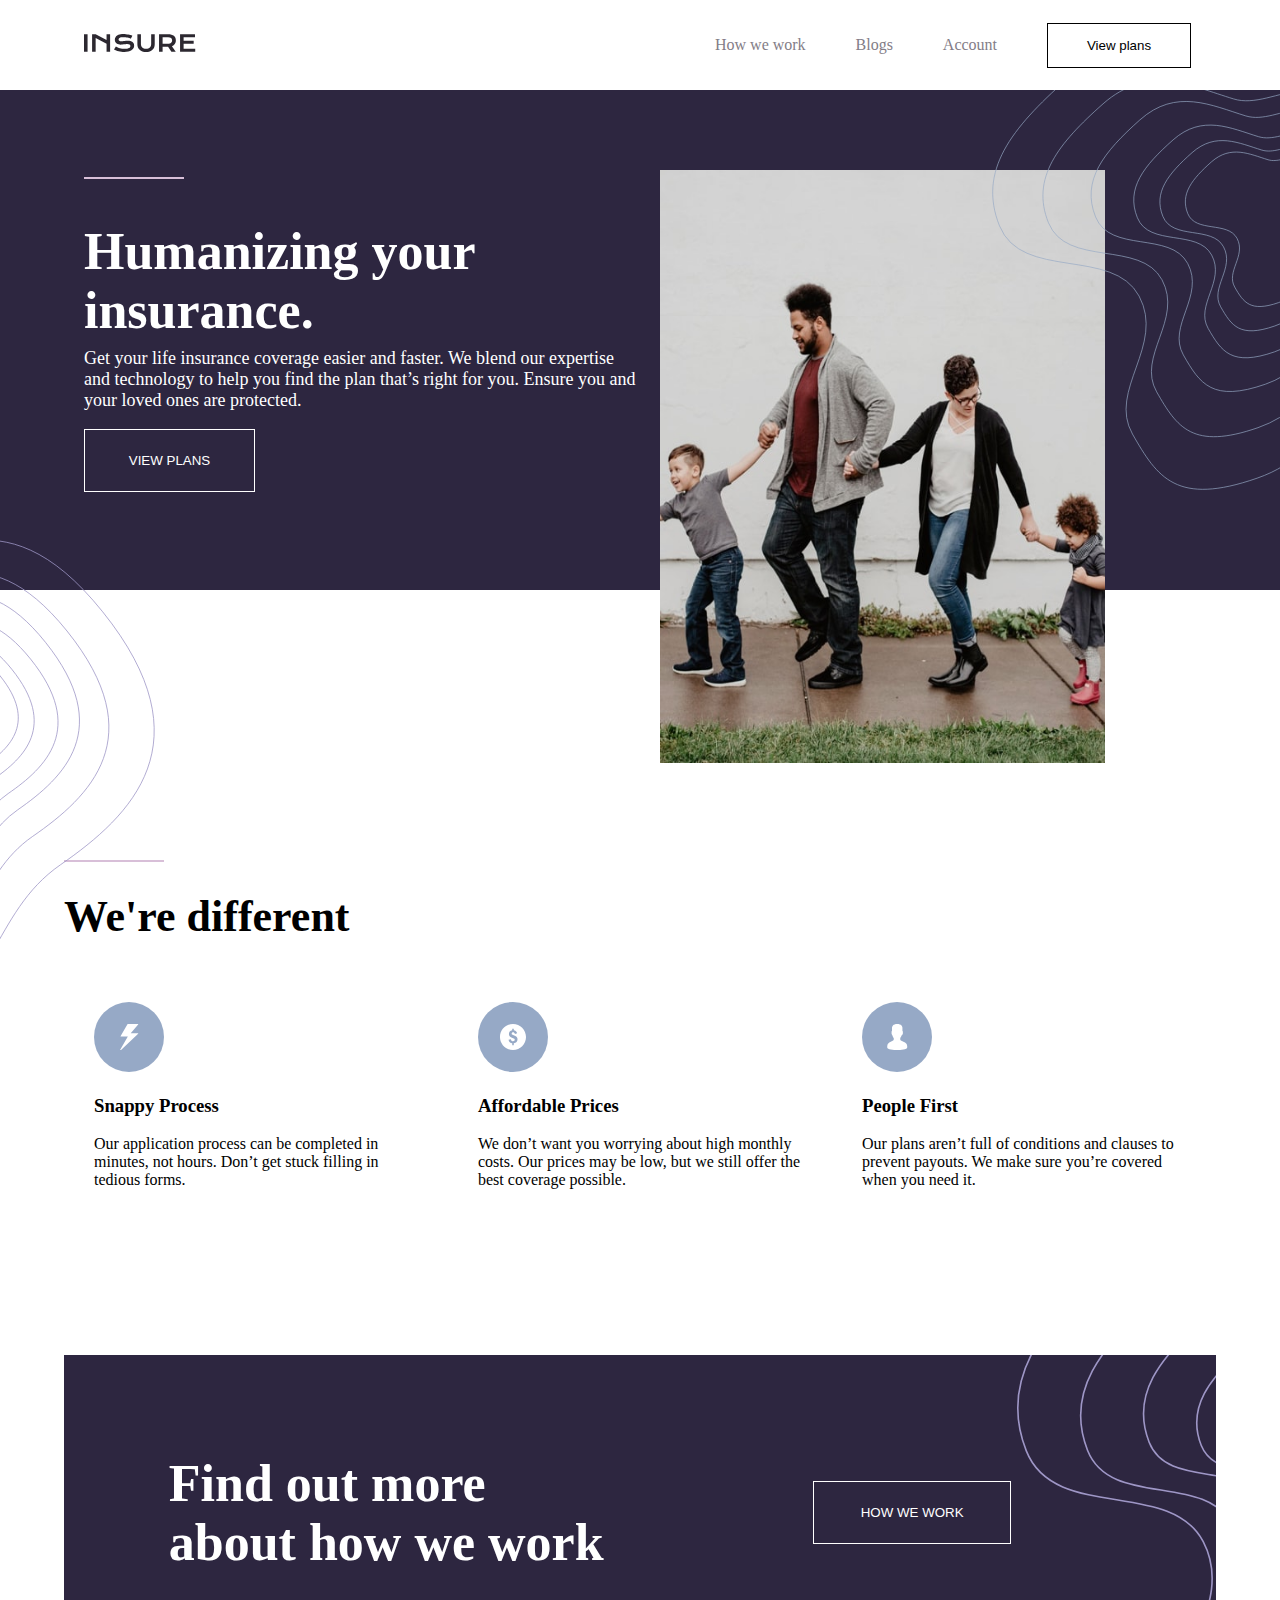
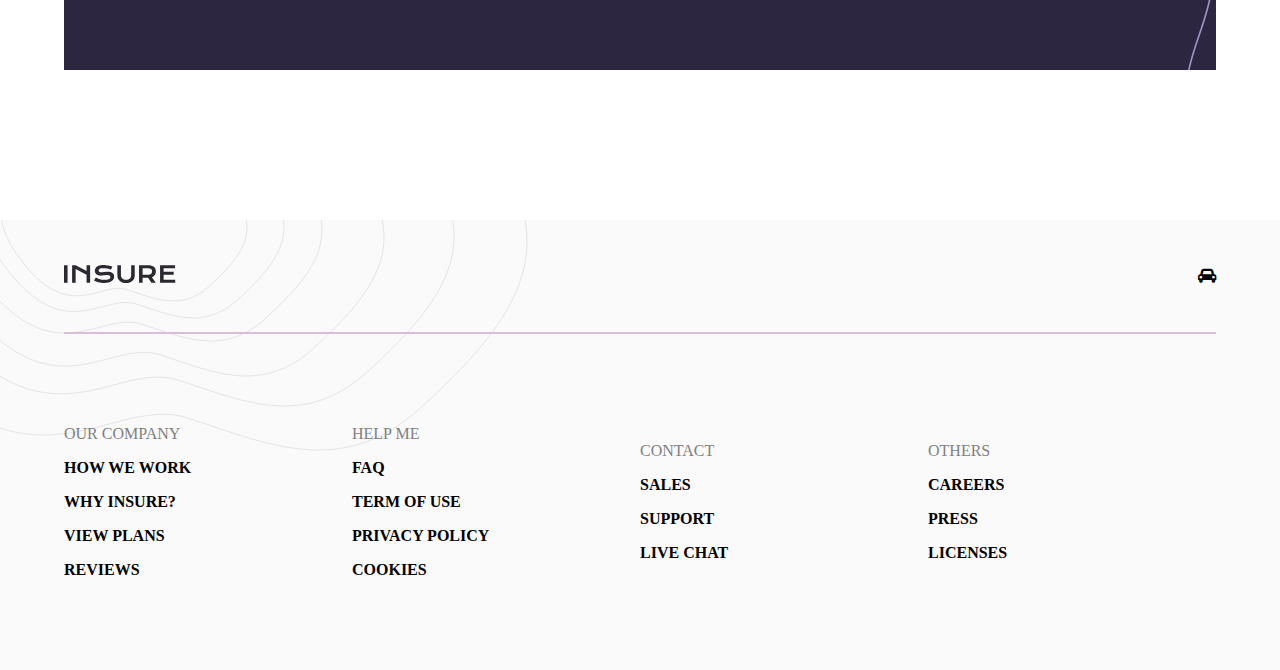
<file: insure-landing-page-master/index.html>
<!DOCTYPE html>
<html lang="en">
<head>
  <meta charset="UTF-8">
  <meta name="viewport" content="width=device-width, initial-scale=1.0"> <!-- displays site properly based on user's device -->
  <link rel="stylesheet" href="https://cdnjs.cloudflare.com/ajax/libs/font-awesome/4.7.0/css/font-awesome.min.css">  <link rel="stylesheet" href="https://fonts.google.com/specimen/DM+Serif+Display">
  <link rel="stylesheet" href="https://fonts.google.com/specimen/Karla">
  <link rel="icon" type="image/png" sizes="32x32" href="./images/favicon-32x32.png">
  <link rel="stylesheet" href="style.css">
  <title>Frontend Mentor | Insure landing page</title>

  <!-- Feel free to remove these styles or customise in your own stylesheet 👍 -->
  <style>
    .attribution { font-size: 11px; text-align: center; }
    .attribution a { color: hsl(228, 45%, 44%); }
  </style>
</head>
<body>

  <header>
    <div class="logo">
      <img src="images/logo.svg" alt="">
    </div>
    <nav>
      <ul>
        <li><a href="#">How we work</a></li>
        <li><a href="">Blogs</a></li>
        <li><a href="">Account</a></li>
        <li><button>View plans</button></li>
      </ul>
    </nav>
  </header>

  <main>
    <section class="background">
      <div class="presentation">
        <div class="main-text">
          <div class="line">
            <!-- main section line -->
          </div>
        <h2>
          Humanizing your insurance.
        </h2>
        <p>
          Get your life insurance coverage easier and faster. We blend our expertise 
          and technology to help you find the plan that’s right for you. Ensure you 
          and your loved ones are protected.
        </p>
        <button>VIEW PLANS</button>
      </div>
      <div class="main-img">
        <img src="images/image-intro-desktop.jpg" alt="">
      </div>
    </div>
    <div class="pattern1">
      <img src="images/bg-pattern-intro-right-desktop.svg" alt="">
    </div>
    <div class="pattern2">
      <img src="images/bg-pattern-intro-left-desktop.svg" alt="">
    </div>
    </section>


    <section class="section2">
      <div class="line">
        <!-- main section line -->
      </div>
      <h1>We're different</h1>
      <div class="features">
        <div>
          <img src="images/icon-snappy-process.svg" alt="">
          <h3>Snappy Process</h3>
          <p>Our application process can be completed in minutes, not hours. Don’t get 
            stuck filling in tedious forms.</p>
        </div>
        <div>
          <img src="images/icon-affordable-prices.svg" alt="">
          <h3>Affordable Prices</h3>
          <p>We don’t want you worrying about high monthly costs. Our prices may be low, 
            but we still offer the best coverage possible.</p>
        </div>
        <div>
          <img src="images/icon-people-first.svg" alt="">
          <h3>People First</h3>
          <p>Our plans aren’t full of conditions and clauses to prevent payouts. We make 
            sure you’re covered when you need it.</p>
        </div>
      </div>
    </section>

    <section class="section3">
      <div>
        <h1>
          Find out more <br>about how we work
        </h1>
      </div>
      <div class="btn">
        <button>
          HOW WE WORK
        </button>
      </div>
    </section>
  </main>

  <footer>
    <section class="inner-footer">
      <div class="s1">
        <div>
          <img src="images/logo.svg" alt="">

        </div>
        <div class="icons">
          <i class="fa fa-car"></i>
        </div>
      </div>
      <div class="s2">
        <div>
          <h3>
            Our company
          </h3>

            <p><a>How we work</a></p>
            <p><a>Why Insure?</a></p>
            <p><a>View plans</a></p>
            <p><a>Reviews</a></p>
          
        </div>

        <div>
          <h3>
            help me
          </h3>
            <p><a>faq</a></p>
            <p><a>term of use</a></p>
            <p><a>privacy policy</a></p>
            <p><a>Cookies</a></p>
        </div>

        <div>
          <h3>
            Contact
          </h3>
            <p><a>Sales</a></p>
            <p><a>Support</a></p>
            <p><a>live chat</a></p>
        </div>

        <div>
          <h3>
            Others
          </h3>
            <p><a>Careers</a></p>
            <p><a>Press</a></p>
            <p><a>Licenses</a></p>
        </div>
  
      </div>
    </section>
  </footer>

  <!--
  

  Our company

  How we work
  Why Insure?
  View plans
  Reviews

  Help me

  FAQ
  Terms of use
  Privacy policy
  Cookies

  Contact

  Sales
  Support
  Live chat

  Others

  Careers
  Press
  Licenses -->
</body>
</html>
</file>
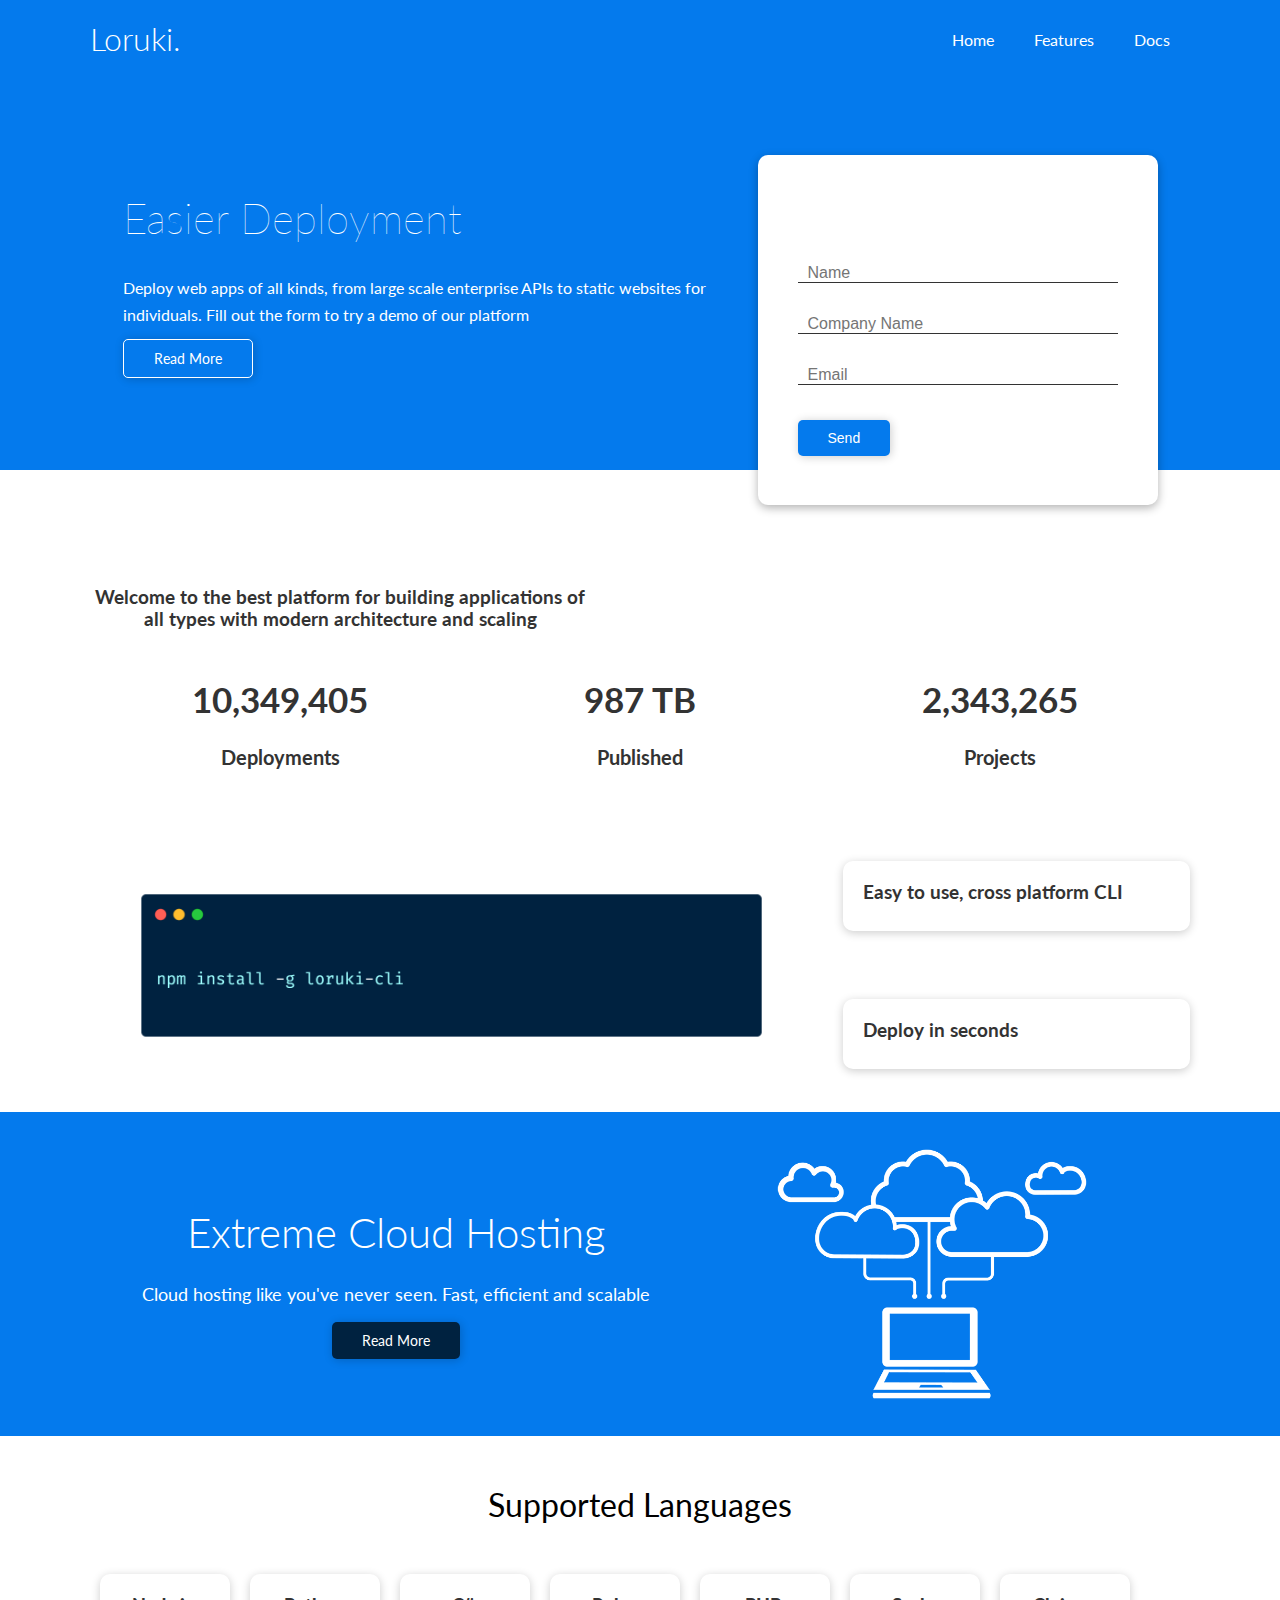
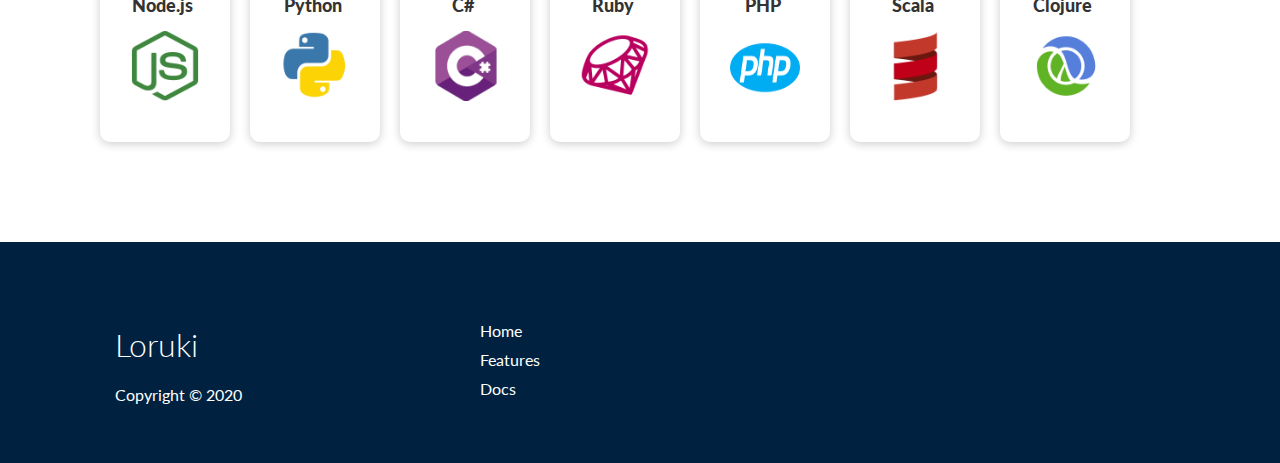
<file: loruki-website/myindex.html>
<!DOCTYPE html>
<html lang="en">
<head>
    <meta charset="UTF-8">
    <meta http-equiv="X-UA-Compatible" content="IE=edge">
    <meta name="viewport" content="width=device-width, initial-scale=1.0">
    <link rel="stylesheet" href="https://cdnjs.cloudflare.com/ajax/libs/font-awesome/5.15.1/css/all.min.css" integrity="sha512-+4zCK9k+qNFUR5X+cKL9EIR+ZOhtIloNl9GIKS57V1MyNsYpYcUrUeQc9vNfzsWfV28IaLL3i96P9sdNyeRssA==" crossorigin="anonymous" />
    <link rel="stylesheet" href="css/mystyle.css">
    <title>Document</title>
</head>
<body>

    <header>
        <div class="container flex">
            <h1>Loruki.</h1>
                <nav>
                <ul class="flex">
                    <li><a href="#">Home</a></li>
                    <li><a href="#">Features</a></li>
                    <li><a href="#">Docs</a></li>
                </ul>
            </nav>
        </div>
    </header>


    <section class="showcase">
        <div class="container grid">
            <div class="showcase-text">
                <h1>Easier Deployment</h1>
                <p>Deploy web apps of all kinds, from large scale enterprise APIs to static websites for individuals. Fill out the form to try a demo of our platform</p>
                <a href="#" class="btn btn-outline">Read More</a>
            </div>

            <div class="showcase-form">
                <h2>Request a Demo</h2>
                 <form>
                    <div class="form-control">
                        <input type="text" name="name" placeholder="Name" required>
                    </div>
                    <div class="form-control">
                        <input type="text" name="company" placeholder="Company Name" required>
                    </div>
                    <div class="form-control">
                        <input type="email" name="email" placeholder="Email" required>
                    </div>
                    <input type="submit" value="Send" class="btn btn-primary">
                </form>
            </div>
        </div>
    </section>


    <section class="stats">
        <div class="container">
            <h3 class="stats-heading text-center my-1">
                Welcome to the best platform for building applications of all types with modern architecture and scaling
            </h3>

            <div class="grid grid-3 text-center my-4">
                <div>
                    <i class="fas fa-server fa-3x"></i>
                    <h3>10,349,405</h3>
                    <p class="text-secondary">Deployments</p>
                </div>
                <div>
                    <i class="fas fa-upload fa-3x"></i>
                    <h3>987 TB</h3>
                    <p class="text-secondary">Published</p>
                </div>
                <div>
                    <i class="fas fa-project-diagram fa-3x"></i>
                    <h3>2,343,265</h3>
                    <p class="text-secondary">Projects</p>
                </div>
            </div>
        </div>
    </section>


    <!-- Cli -->
    <section class="cli">
        <div class="container grid">
            <img src="images/cli.png" alt="">
            <div class="card card1">
                <h3>Easy to use, cross platform CLI</h3>
            </div>
            <div class="card card2">
                <h3>Deploy in seconds</h3>
            </div>
        </div>
    </section>

    <!-- Cloud -->
    <section class="cloud bg-primary my-2 py-2">
        <div class="container grid">
            <div class="text-center">
                <h2 class="lg">Extreme Cloud Hosting</h2>
                <p class="lead my-1">Cloud hosting like you've never seen. Fast, efficient and scalable</p>
                <a href="features.html" class="btn btn-dark">Read More</a>
            </div>
            <img src="images/cloud.png" alt="">
        </div>
    </section>


     <!-- Languages -->
     <section class="languages">
        <h2 class="md text-center my-2">
            Supported Languages
        </h2>
        <div class="container flex1">
            <div class="card">
                <h4>Node.js</h4>
                <img src="images/logos/node.png" alt="">
            </div>
            <div class="card">
                <h4>Python</h4>
                <img src="images/logos/python.png" alt="">
              </div>
              <div class="card">
                <h4>C#</h4>
                <img src="images/logos/csharp.png" alt="">
              </div>
              <div class="card">
                <h4>Ruby</h4>
                <img src="images/logos/ruby.png" alt="">
              </div>
              <div class="card">
                <h4>PHP</h4>
                <img src="images/logos/php.png" alt="">
              </div>
              <div class="card">
                <h4>Scala</h4>
                <img src="images/logos/scala.png" alt="">
              </div>
              <div class="card">
                <h4>Clojure</h4>
                <img src="images/logos/clojure.png" alt="">
              </div>
        </div>
    </section>


    <!-- Footer -->
    <footer class="footer bg-dark py-5">
        <div class="container grid grid-3">
            <div class="text">
                <h1>Loruki
                </h1>
                <p>Copyright &copy; 2020</p>
            </div>
            <nav class="nav">
                <ul class="li">
                    <li><a href="index.html">Home</a></li>
                    <li><a href="features.html">Features</a></li>
                    <li><a href="docs.html">Docs</a></li>
                </ul>
            </nav>
            <div class="social">
                <a href="#"><i class="fab fa-github fa-2x"></i></a>
                <a href="#"><i class="fab fa-facebook fa-2x"></i></a>
                <a href="#"><i class="fab fa-instagram fa-2x"></i></a>
                <a href="#"><i class="fab fa-twitter fa-2x"></i></a>
            </div>
        </div>
    </footer>

    
    
</body>
</html>
</file>
<file: insure-landing-page-master/style.css>
body{
    margin: 0;
    padding: 0;
    box-sizing: border-box;
}

header{
    width: 90%;
    height: 10vh;
    margin: auto;
    display: flex;
    align-items: center;
    justify-content: space-between;
    z-index: 3;
    flex-wrap: wrap;
}

.logo{
    flex: 1;
    padding-left: 20px;
}

nav{
    flex: 1;
    /* background-color: cornflowerblue; */
}

nav ul{
    display: flex;
    justify-content: space-around;
    align-items: center;
    list-style-type: none;
}

nav ul li a{
    text-decoration: none;
    color:hsl(273, 4%, 51%);
}

nav ul li button{
    width: 16vh;
    height: 5vh;
    background-color: transparent;
    border: 1px solid black;
}

.background{
    width: 100%;
    height: 500px;
    background-color: hsl(256, 26%, 20%);
}

.presentation{
    /* background-color: turquoise; */
    display: flex;
    width: 90%;
    height: 100%;
    margin: auto;
    z-index: 1;
    flex-wrap: wrap;
}

.main-text{
    display: flex;
    flex-direction: column;
    justify-content: center;
    flex: 1;
    padding: 20px;
    margin-top: -50px;
    flex-basis: 200px;
}

.main-text h2{
    font-size: 52px;
    color: white;
    margin-bottom: -10px;
}

.main-text p{
    font-size: 18px;
    color: white;
    font-weight: 100;
}

.main-text button{
    width: 19vh;
    height: 7vh;
    background-color: transparent;
    border: 1px solid white;
    color: white;
}

.main-img{
    flex: 1;
    flex-basis: 200px;
}

.main-img img{
    width: 80%;
    height: 110%;
    transform: translateY(80px);
}

.line{
    width: 100px;
    height: 2px;
    background-color: thistle;
}

.pattern1 img{
    z-index: 2;
    position: absolute; 
    left: 77.5%;
    top: 10%;
    overflow: hidden;
    width: 300px;
    height: 400px;
}

.pattern2 img{
    z-index: 2;
    position: absolute; 
    left: 0%;
    top: 60%;
    overflow: hidden;
    /* width: 300px; */
    height: 400px;
}


.section2{
    margin-top: 250px !important;
    width: 90%;
    margin: auto;
    display: flex;
    flex-direction: column;
    padding: 20px;
    flex-wrap: wrap;
}

.section2 h1{
    font-size: 44px;
}

.features{
    display: flex;
    flex-wrap: wrap;
}

.features div{
    flex: 1;
    flex-basis: 150px;
    
    padding: 30px;
}

.features div img{
    height: 70px;
    width: 70px;
}

.section3{
    width: 90%;
    height: 35vh;
    margin: auto;
    background-color: hsl(256, 26%, 20%);
    margin-top: 100px !important;
    display: flex;
    justify-content: space-around;
    background-image: url(images/bg-pattern-intro-right-mobile.svg);
    background-repeat: no-repeat;
    background-position: 100% 60%;
    background-size: 200px;
}

.section3 div{
    align-self: center;
}

.section3 div{
    display: flex;
    justify-content: center;
}

.section3 div h1{
    font-size: 52px;
    color: white;
}

.btn{
    justify-content: flex-end;
    margin-right: 100px;
    flex-shrink: 2;
}

.btn button{
    width: 22vh;
    height: 7vh;
    background-color: transparent;
    border: 1px solid white;
    color: white;
}

footer{
    margin-top: 150px;
    width: 100%;
    height: 50vh;
    position: relative;
    left: 0;
    bottom: 0;
    width: 100%;
    background: hsl(0, 0%, 98%);
    background-image: url(images/bg-pattern-footer-desktop.svg);
    background-repeat: no-repeat;
}

.inner-footer{
    width: 90% !important;
    margin: auto;
    height: 100%;
    display: flex;
    flex-direction: column;
}

.s1{
    flex: 1;
    display: flex;
    justify-content: space-between;
    /* background: cornflowerblue; */
    border-bottom: 2px solid thistle;
}

.s1 div{
    align-self: center;
}

.s2{
    /* background: darkorange; */
    display: flex;
    flex: 3;
    flex-direction: row;
    align-items: flex-start !important;
    justify-content: flex-start !;
}
.s2 div{
    flex: 1;
    align-self: center;
}

.s2 div h3{
    text-transform: uppercase;
    font-weight: 400;
    font-size: 16px;
    color: gray;
}

.s2 div p{
    list-style-type: none;
    text-transform: uppercase;
    font-weight: 600;
    font-size: 16px;

}

@media screen and (max-width:768px){

    .header{
        z-index: 10;
    }

    .presentation{
        flex-direction: column;
        z-index: 1;
    }

    .main-text h2{
        font-size: 24px;
        color: white;
        margin: 0px;
        padding: 0px;
    }

    .main-text p{
        font-size: 14px;
    }

    .main-text{
        /* background-color: brown; */
        align-content: flex-start;
        flex-grow: 1;

    }

    .main-img img{
        background-color: pink;
        flex-grow: 1;
        /* order: -1; */
        flex-wrap: nowrap;
        /* display: none; */
        transform: translateY(-80px);
    }

    .pattern1{
        display: none;
    }





}


@media screen and (max-width:800px){
    
    li button{
        display: none;
    }
    
    .presentation{
        height: 180%;
    }

    .main-img img{
        height: 400px;
        justify-content: center;
        margin-left: 40px;
        margin-bottom: 100px;
    }

    .pattern2, .line{
        visibility: hidden;
    }

    .section2 h1{
        text-align: center;
    }

    .features{
        flex-direction: column; 
    }

    .features div{
        display: flex;
        flex-direction: column;
        align-items: center;
        /* width: 350px; */
        margin-left: 0;
    }

    .features div p{
        text-align: center;
    }

    .section3{
        width: 100%;
        height: 250px;
        flex-direction: column;
        justify-content: center;
    }

    .section3 div h1{
        font-size: 32px;
        text-align: center;
    }

    .btn{
        width: 100%;
        margin: 0 auto;
    }

    footer{
        height: 400px;
    }

    .s2{
        flex-wrap: wrap;
    }

    .s2 div{
        flex-wrap: wrap;
        flex-basis: 210px;
    }

    header{
        width: 95%;
        height: 14vh;
        
        align-items: center;
        justify-content: space-between;
        z-index: 3;
        flex-wrap: wrap;
    }

    nav{
        flex: 2;
    }
    .logo{
        flex: 1;
    }

    html,body{
        overflow-x: hidden;
    }

}
</file>
<file: loruki-website/css/mystyle.css>
@import url('https://fonts.googleapis.com/css2?family=Lato:wght@300&display=swap');

*{
    box-sizing: border-box;
    margin: 0;
    padding: 0;
}

body{
    font-family: 'Lato', sans-serif;
    color: #333;
}


img {
    width: 100%;
  }

h1,
h2 {
  font-weight: 300;
  line-height: 1.2;
  margin: 10px 0;
  color: white;
}

p{
    color: white;
}

ul{
    list-style-type: none;
}

ul li{
    margin: 0 15px;
}

a{
    text-decoration: none;
    color: #333;
}

header{
    background-color: #047aed;
    height: 70px;
}

.container{
    max-width: 1100px;
    margin: auto;
}

.container h1, .container ul li a{
    color: white;
    padding: 10px 0;
}

.container ul li a{
    margin: 0 5px;
}

.flex{
    display: flex;
    justify-content: space-between;
    align-items: center;
}


.showcase{
    background-color: #047aed;
    height: 400px;
}

.grid{
    display: grid;
    grid-template-columns: 55% auto;
    gap: 30px;
    justify-content: center;
    align-items: center;
}

.showcase .container{
    width: 100%;
    height: 100%;
}

.showcase-text h1{
    font-size: 42px !important;
    font-weight: 100;
}

.showcase-text p{
    color: white;
    margin: 20px 0;
    line-height: 1.7;
}

.showcase-form{
    position: relative;
    top: 60px;
    padding: 40px;
    box-shadow: 0 3px 10px rgba(0, 0, 0, 0.3);
    background-color: white;
    border-radius: 10px;
    height: 350px;
    width: 400px;
    z-index: 100;
}

.form-control{
    margin: 30px 0;
}

.form-control input[type='text'],
.form-control input[type='email']{
    border: 0;
    border-bottom: 1px solid #333;
    width: 100%;
    font-size: 16px;
    padding: 0px 10px;
    color: #333;
}

.form-control input[type='text']:focus,
.form-control input[type='email']:focus{
    outline: none;
}

.btn{
    padding: 10px 30px;
    margin: 5px 0px;
    font-size: 14px;
    background-color: #047aed;
    border: 0;
    border-radius: 5px;
    box-shadow: 1px 1px 10px rgba(0, 0, 0, 0.2);
    color: white;
}

.btn-outline{
    border: 1px solid white;
}

.showcase::before,
.showcase::after{
    content: '';
    position: absolute;
    height: 100px;
    bottom: 130px;
    right: 0;
    left: 0;
    background-color: white;
    transform: skewY(-2.5deg);
    visibility: hidden;
    
}

.stats{
    padding-top: 100px;
}

.text-center{
    text-align: center;
}

.my-1 {
    margin: 1rem 0;
  }

  .my-4 {
    margin: 3rem 0;
  }

  .grid-3{
      width: 100%;
      grid-template-columns: 30% 30% 30%;
  }

  .stats-heading{
    max-width: 500px;
    margin: auto;
  }

  .stats .grid h3{
      font-size: 35px;
  }

  .stats .grid p{
      font-size: 20px;
      font-weight: bold;
  }

  div i, div h2, div p{
    margin: 8px 0;
  }

  .cli .grid{
      grid-template-columns: repeat(3,1fr);
      grid-template-rows: repeat(2, 1fr);
  }

  .container .card{
      box-shadow: 0px 2px 10px rgba(0, 0, 0, 0.2);
      height: 70px;  
      width: 100%;
      border-radius: 10px;
  }

  .container .card h3{
      /* text-align: center;
      margin: auto; */
      padding: 20px;
  }
.cli .grid > *:first-child{
      grid-column: 1/ span 2;
      grid-row: 1 / span 2;
  }

  .cloud{
    margin: 50px 0px;
    background-color: #047aed;
    height: 324px;;
  }

  .cloud img{
      width: 402px;
      height: 276px;
  }

  .cloud .grid{
      grid-template-columns: 4fr 3fr;
      
  }

  .text-center h2{
      font-size: 42px;
      font-weight: 300;
  }

  .text-center p{
      font-size: 18px;
      margin: 25px 0;
  }

  .btn-dark{
      background-color: #002240;
  }

  .languages .md{
      color: black;
      font-size: 32px;
      font-weight: 400;
      margin-bottom: 50px;
  }

  .languages{
      margin: 50px 0px 100px 0px;
  }

  .languages .card{
      text-align: center;
      height: 168px;
      margin: 0 10px;
      padding: 20px;
      transition: transform 0.2s ease-in;
  }

  .languages .card img{
      height: 70px;
      width: 70px;
  }

  .flex1{
      display: flex;
      flex-wrap: wrap;
  }

  .languages .card{
      flex-basis: 130px;
  }

  .languages .card h4{
      font-size: 18px;
      font-weight: 900;
      margin: 0px 15px 15px 10px;
  }

  footer{
      background-color: #002240;
      height: 221px;
      z-index: 1000;
  }

  .li li{
      margin: 10px 0px;
  }

  .social a{
      margin: 0px 10px;
      color: white;
  }

  .languages .card:hover{
      transform: translateY(-10px);
  }

  .languages .flex{
      flex-wrap: wrap;
  }

  .text-secondary{
      color: #333;
  }

  .my-1 {
    margin: 1rem 0;
  }
  
  .my-2 {
    margin: 1.5rem 0;
  }
  
  .my-3 {
    margin: 2rem 0;
  }
  
  .my-4 {
    margin: 3rem 0;
  }
  
  .my-5 {
    margin: 4rem 0;
  }
  
  .m-1 {
    margin: 1rem;
  }
  
  .m-2 {
    margin: 1.5rem;
  }
  
  .m-3 {
    margin: 2rem;
  }
  
  .m-4 {
    margin: 3rem;
  }
  
  .m-5 {
    margin: 4rem;
  }
  
  /* Padding */
  .py-1 {
    padding: 1rem 0;
  }
  
  .py-2 {
    padding: 1.5rem 0;
  }
  
  .py-3 {
    padding: 2rem 0;
  }
  
  .py-4 {
    padding: 3rem 0;
  }
  
  .py-5 {
    padding: 4rem 0;
  }
  
  .p-1 {
    padding: 1rem;
  }
  
  .p-2 {
    padding: 1.5rem;
  }
  
  .p-3 {
    padding: 2rem;
  }
  
  .p-4 {
    padding: 3rem;
  }
  
  .p-5 {
    padding: 4rem;
  }




  @media screen and (max-width:768px){
    html,body{
        overflow-x: hidden;
    }

    .grid,
    .showcase .grid,
    .cloud .grid,
    .cli .grid,
    .stats .grid,
    .grid-3{
        grid-template-columns: 1fr;
        grid-template-rows: 1fr;
    }

    .showcase{
        height: auto;
    }

    .showcase-text{
        text-align: center;
    }

    .showcase-form{
    justify-self: center;
    }

    .showcase::before,
    .showcase::after{
    content: '';
    position: absolute;
    height: 100px;
    bottom: -30px;
    right: 0;
    left: 0;
    background-color: white;
    transform: skewY(-2.5deg);
    }

    .stats-heading{
        max-width: 450px;
        margin: auto;
    }

    .cli .grid > *:first-child{
        grid-column: 1;
        grid-row: 1;
    }

    .container .card{  
        width: 600px;
        justify-self: center;
    }

    .card1{
        margin-top: -50px;
    }

    .card2{
        margin-top: -5px;
        margin-bottom: 50px;
    }

    .cloud{
        height: auto;
    }

    .cloud .container img{
        justify-self: center;

    }

    .flex1{
        justify-content: center;
    }

    .flex1 .card{
        margin: 15px 10px;
    }

    .footer{
        height: auto;
    }

    .footer .grid{
        grid-template-columns: repeat(2, 1fr);
    }

    .text{ grid-area: section1; }
    .nav{ grid-area: section2;}
    .social{grid-area: icons;}

    .footer .grid{
        grid-template-areas: 
        'section1 section2'
        'icons icons'
        ;
    } 

    .footer .container div,
    .footer .container nav{
        justify-self: center;
    }

  }


  /* Mobile */
  @media screen and (max-width:500px){

        header  div{
            flex-direction: column;
        }

        nav ul{
            background-color: rgba(0, 0, 0, 0.2);
            height: 40px;
        } 

        .showcase-text{
            width: 400px;
            margin: auto;
            margin-top: 70px !important;
        }

        .showcase-form{
            width: 350px;
            margin-top: -30px;
        }


        .showcase::before,
        .showcase::after{
            bottom: -130px;
        }

        .cli img{
            width: 100%;
            justify-self: center;
        }

        .cli .card{
            width: 80%;
            margin: 0px 0px;
        }

  }
</file>
